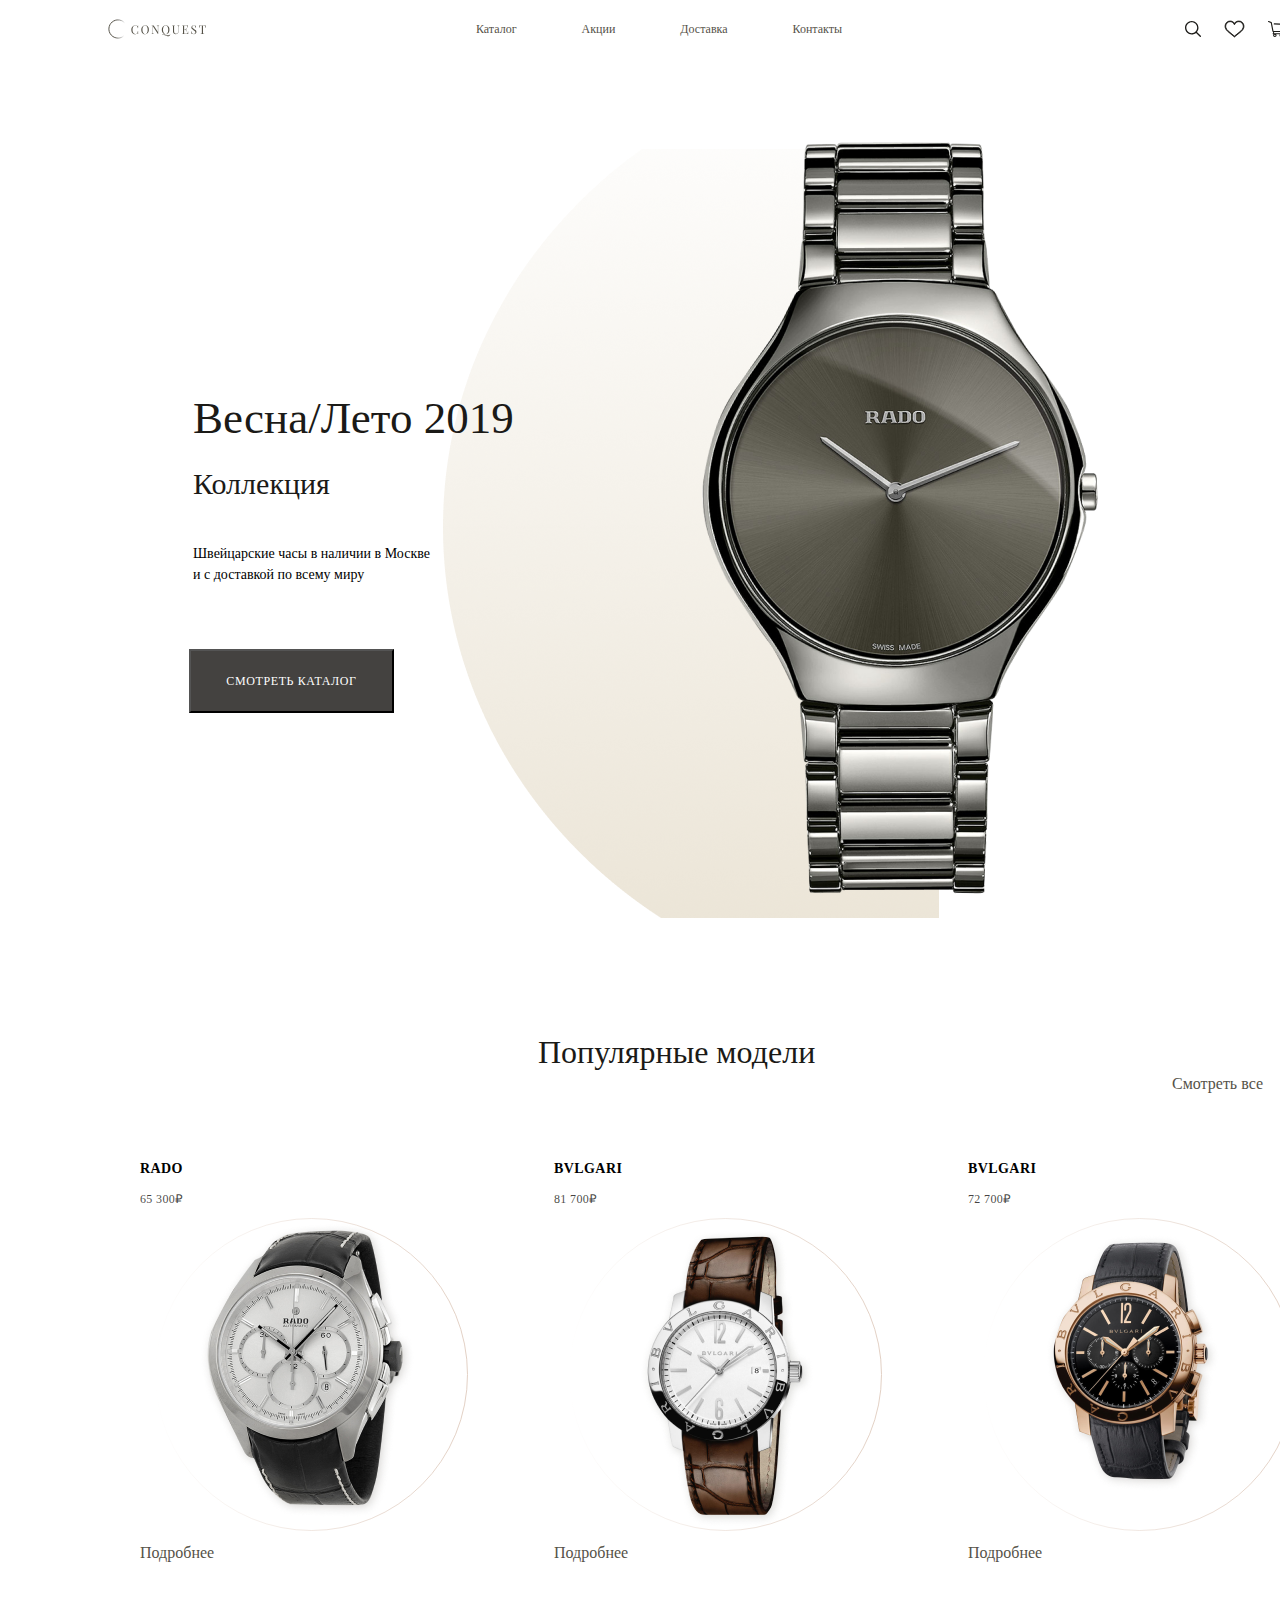
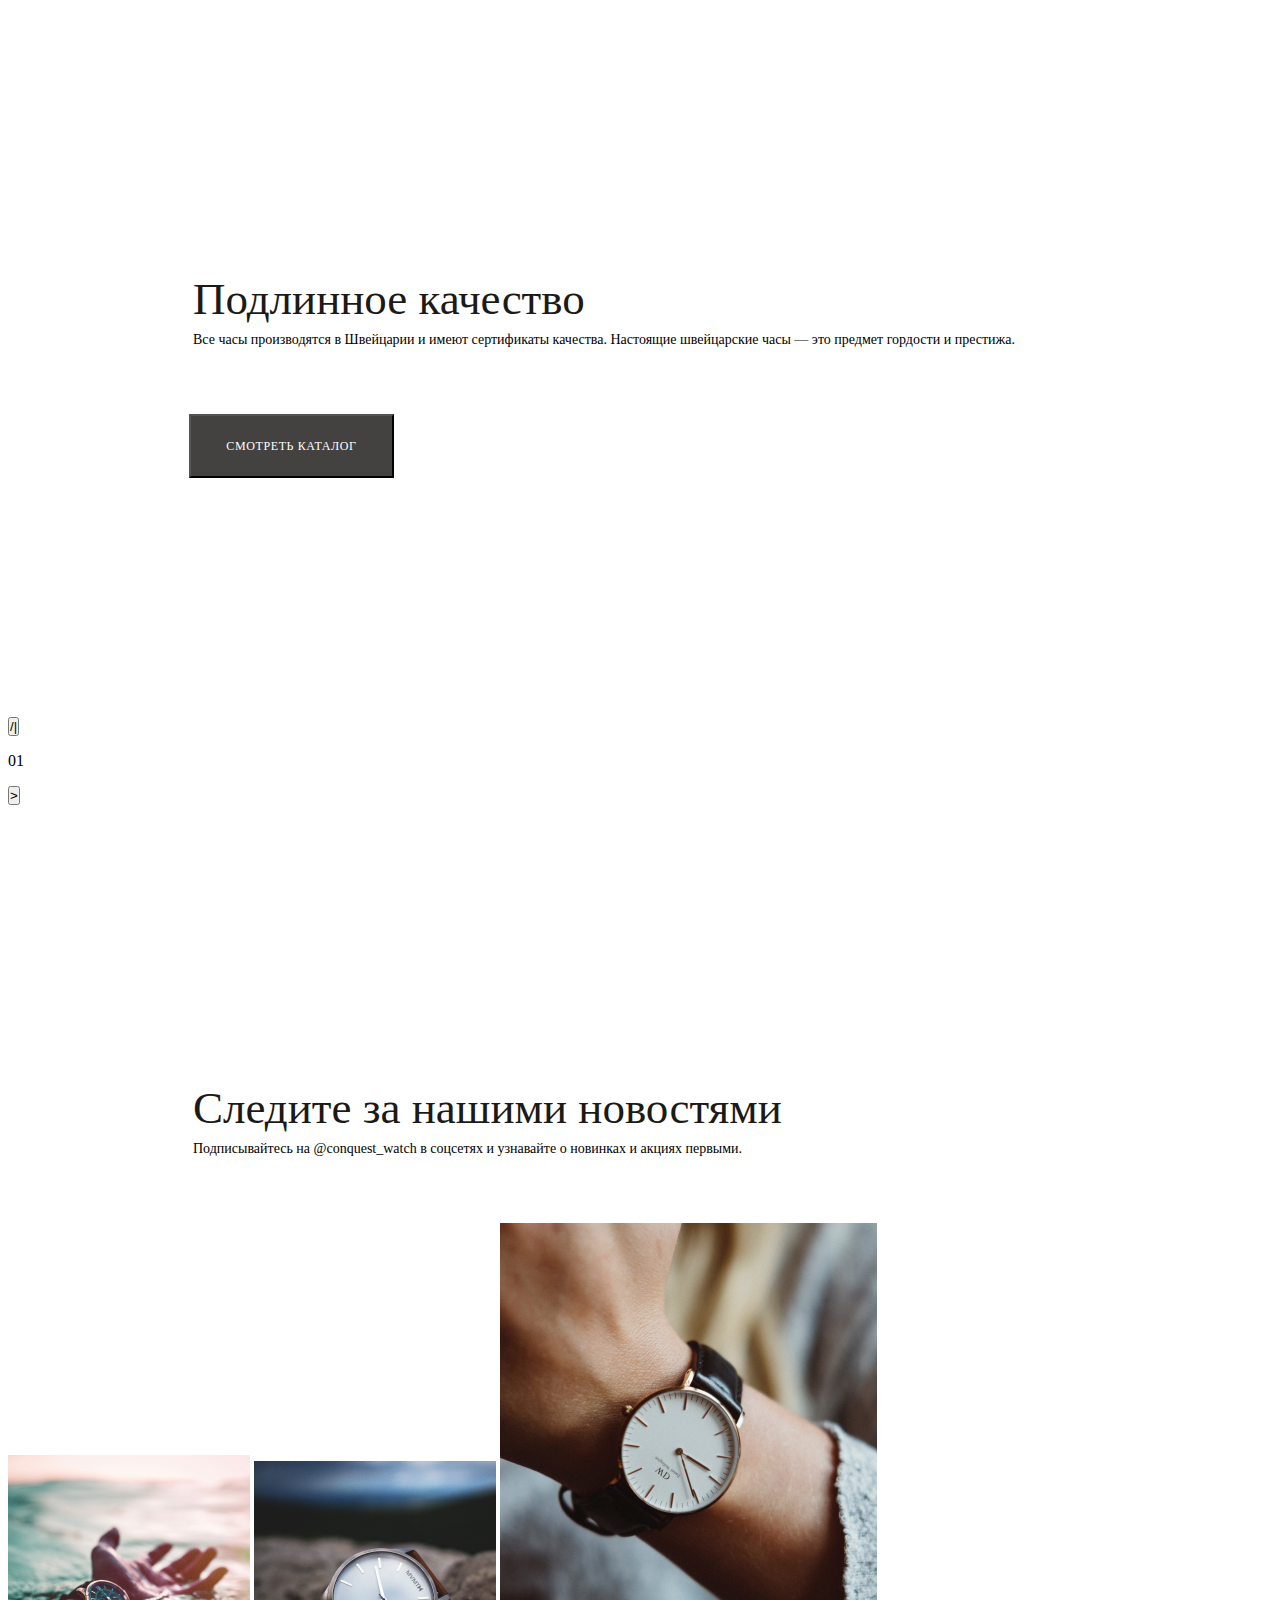
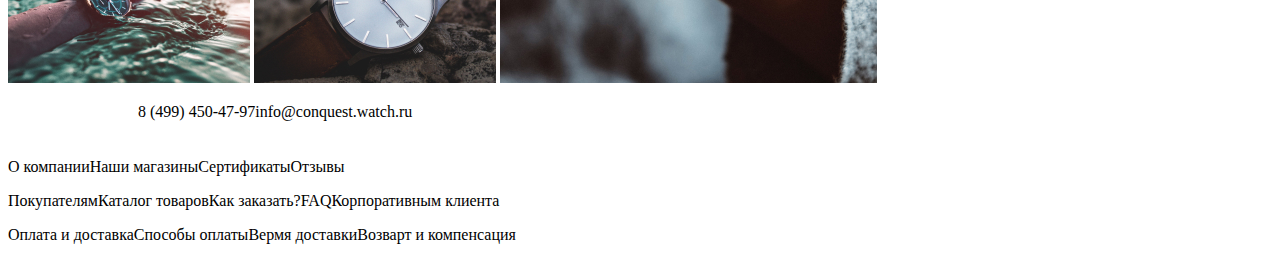
<file: index.html>
<!DOCTYPE html>
<head>
    <meta charset="UTF-8">
    <title>Document</title>
    <link rel="stylesheet" type="text/css" href="style.css">
</head>
<body>
    <header>
            <img src="logo.svg" alt="Conquest Company">
        <ul class="nav-list">
            <li class="nav-item"><a href="#">Каталог</a></li>
            <li class="nav-item"><a href="#">Акции</a></li>
            <li class="nav-item"><a href="#">Доставка</a></li>
            <li class="nav-item"><a href="#">Контакты</a></li>
        </ul>
        <ul class="list-button">
            <button><i class="search"></i></button>
            <button><i class="like"></i></button>
            <button><i class="cart"></i></button>
        </ul>
    </header>
    <main>
        <section class="first-ad">
            <div class="info">
                <h1>Весна/Лето 2019</h1>
                <h2>Коллекция</h2>
                <p>Швейцарские часы в наличии в Москве <br> и с доставкой по всему миру</p>
                <button>СМОТРЕТЬ КАТАЛОГ</button>
            </div>
            <div class="product-presentation">
                <img src="watch_main.png" alt="product">
            </div>
        </section>
        <section class="popular-models">
            <h1>Популярные модели</h1>
            <a href="" class="look-all">Смотреть все</a>
            <ul class="popelar-watch">
                <li class="card-1">
                    <p>RADO</p>
                    <p class="price">65 300₽</p>
                    <img src="watch_1.png" alt="">
                    <a href=""><span></span> Подробнее</a>
                </li>
                <li class="card-2">
                    <p>BVLGARI</p>
                    <p class="price">81 700₽</p>
                    <img src="watch_3.png" alt="">
                    <a href=""><span></span> Подробнее</a>
                </li>
                <li class="card-3">
                    <p>BVLGARI</p>
                    <p class="price">72 700₽</p>
                    <img src="watch_4.png" alt="">
                    <a href=""><span></span> Подробнее</a>
                </li>
            </ul>
        </section>
        <section class="second-ad">
            <div class="slider">
                <div>
                </div>
                <div class="info">
                    <h1>Подлинное качество</h1>
                    <p>Все часы производятся в Швейцарии и имеют сертификаты качества. Настоящие швейцарские часы — это предмет гордости и престижа.</p>
                    <button>СМОТРЕТЬ КАТАЛОГ</button>
                </div>
            </div>
            <div class="page-throttling">
                <button>/|</button>
                <p>01</p>
                <button>></button>
            </div>        
        </section>
        <section class="news">
            <div class="info">
                <h1>Следите за нашими новостями</h1>
                <p>Подписывайтесь на <span>@conquest_watch</span> в соцсетях и узнавайте о новинках и акциях первыми.</p>
            </div>
            <div class="collage">
                <img src="photo_1.jpg" alt="">
                <img src="photo_2.jpg" alt="">
                <img src="photo_3.jpg" alt="">
            </div>
        </section>
    </main>
    <footer>
        <ul>
            <li class="Footer-First-li"><img src="footer logo.svg" alt=""></li>
            <li>8 (499) 450-47-97</li>
            <li>info@conquest.watch.ru</li>
        </ul>
        <ul>
            <li class="Footer-First-li">О компании</li>
            <li>Наши магазины</li>
            <li>Сертификаты</li>
            <li>Отзывы</li>
        </ul>
        <ul>
            <li class="Footer-First-li">Покупателям</li>
            <li>Каталог товаров</li>
            <li>Как заказать?</li>
            <li>FAQ</li>
            <li>Корпоративным клиента</li>
        </ul>
        <ul>
            <li class="Footer-First-li">Оплата и доставка</li>
            <li>Способы оплаты</li>
            <li>Вермя доставки</li>
            <li>Возварт и компенсация</li>
        </ul>
    </footer>
</body>
</html>
</file>
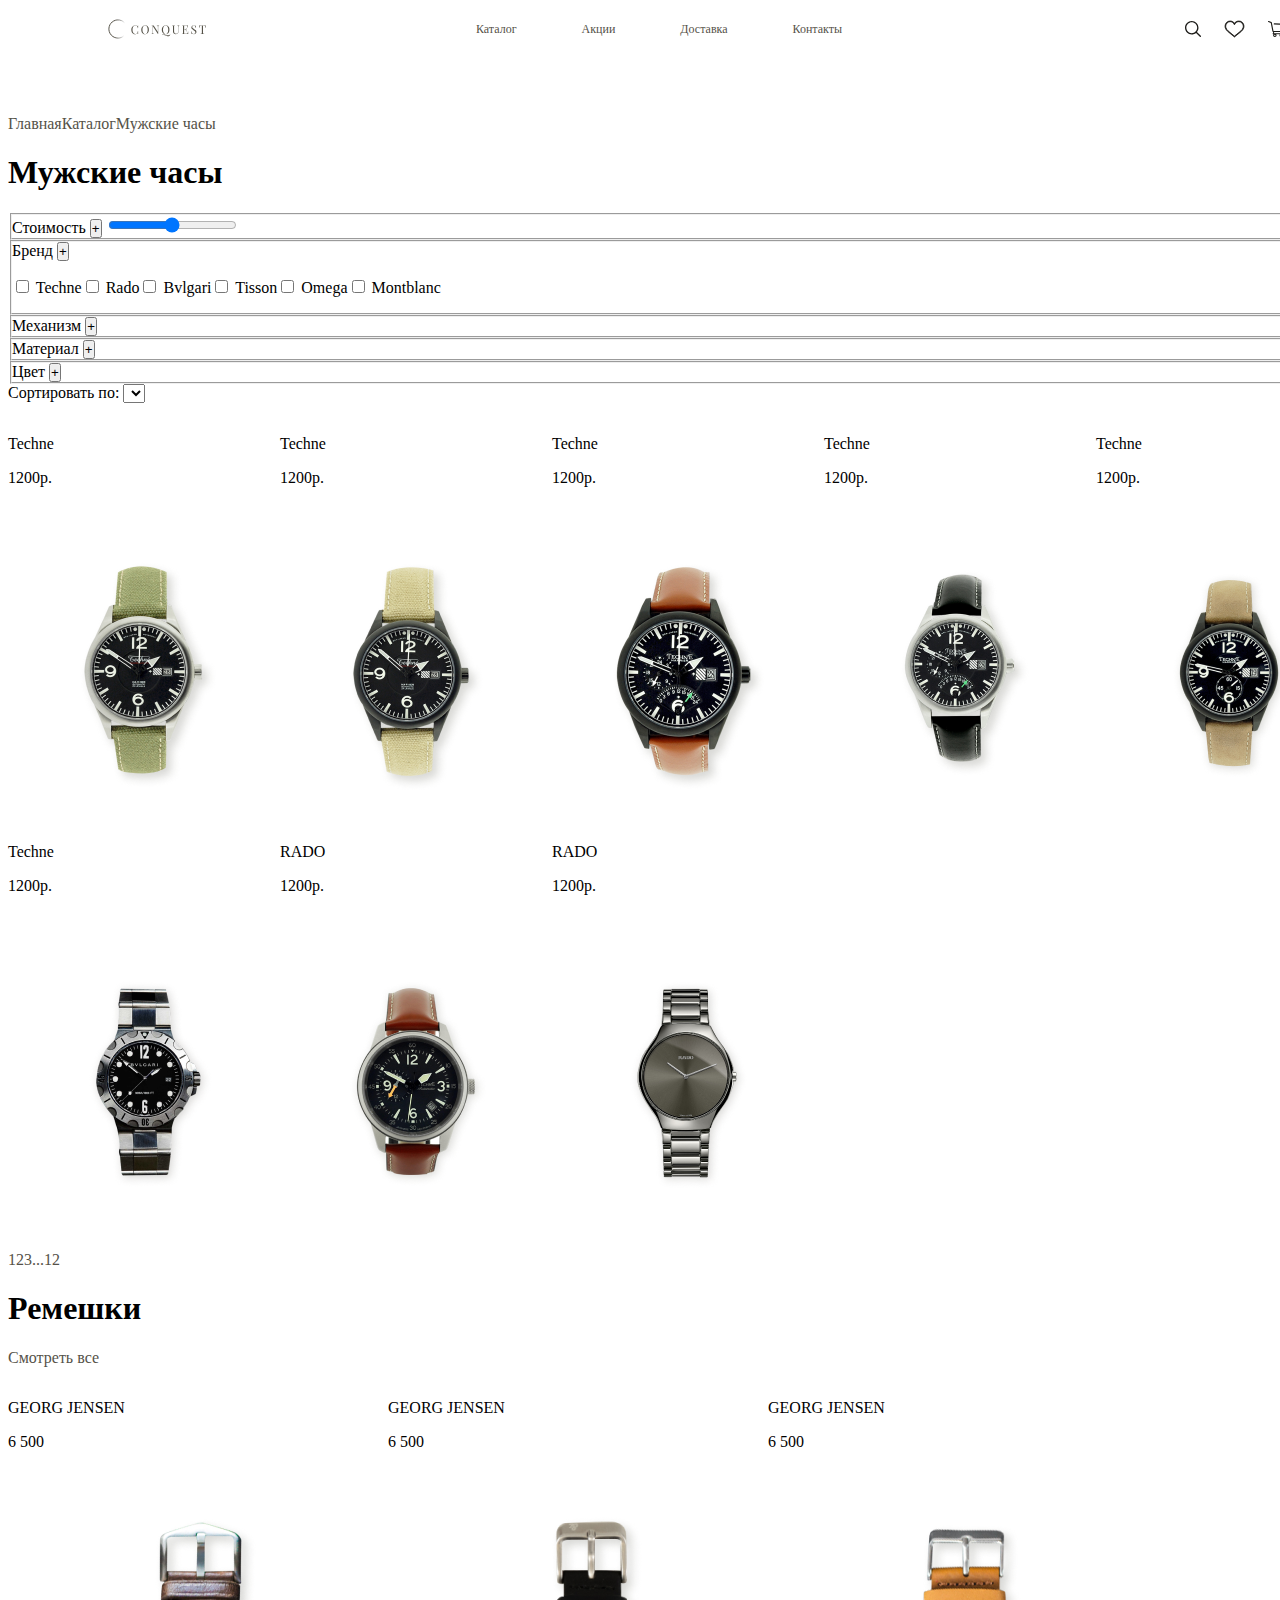
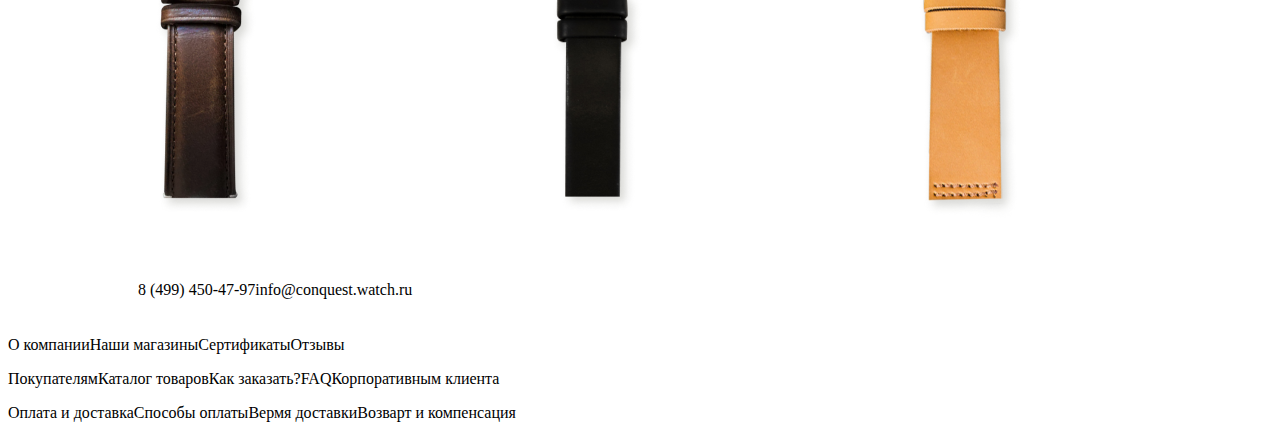
<file: page1.html>
<!DOCTYPE html>
<html lang="en">
<head>
    <meta charset="UTF-8">
    <title>Page2</title>
    <link rel="stylesheet" href="style.css">
</head>
<body>
    <header>
            <img src="logo.svg" alt="Conquest Company">
        <ul class="nav-list">
            <li><a href="#">Каталог</a></li>
            <li><a href="#">Акции</a></li>
            <li><a href="#">Доставка</a></li>
            <li><a href="#">Контакты</a></li>
        </ul>
        <ul class="list-button">
            <button><i class="search"></i></button>
            <button><i class="like"></i></button>
            <button><i class="cart"></i></button>
        </ul>
    </header>
    <main>
    <ul class="min-nav-list">
        <li><a href="">Главная</a></li>
        <li><a href="">Каталог</a></li>
        <li><a href="">Мужские часы</a></li>
    </ul>
    <h1>Мужские часы</h1>
    <section>
        <form action="">
            <div class="">
                <fieldset>
                    <label for="Price">Стоимость</label>
                    <button id="Price">+</button>
                    <input type="range" id="" name="volume" min="0" max="1000000">
                </fieldset>
            </div>    
            <div>
                <fieldset>
                    <label for="Brand">Бренд</label>
                    <button id="Brand">+</button>
                    <ul class="Checkbox">
                        <li>
                            <input id="Techne" type="checkbox">
                            <label for="Techne">Techne</label>
                        </li>
                        <li>
                            <input id="Rado" type="checkbox">
                            <label for="Rado">Rado</label>
                        </li>
                        <li>
                            <input id="Bvlgari" type="checkbox">
                            <label for="Bvlgari">Bvlgari</label>
                        </li>
                        <li>
                            <input id="Tisson" type="checkbox">
                            <label for="Tisson">Tisson</label>
                        </li>
                        <li>
                            <input id="Omega" type="checkbox">
                            <label for="Omega">Omega</label>
                        </li>
                        <li>
                            <input id="Montblanc" type="checkbox">
                            <label for="Montblanc">Montblanc</label>
                        </li>
                    </ul>
                </fieldset>
            </div>
            <div class="mechanism">
                <fieldset>
                    <label for="mechanism">Механизм</label>
                    <button id="mechanism">+</button>
                </fieldset>
            </div>
            <div class="material">
                <fieldset>
                    <label for="material">Материал</label>
                    <button id="material">+</button>
                </fieldset>
            </div>
            <div class="Color">
                <fieldset>
                    <label for="Color">Цвет</label>
                    <button id="Color">+</button>
                </fieldset>
            </div>
        </form>
    </section>
    <section>
        <form action="">
            <label for="choose">Сортировать по:</label>
            <select name="" id="choose">
                <option value=""></option>
                <option value=""></option>
                <option value=""></option>
            </select>
        </form>
        <div>
            <ul>
                <li class="popular-watch">
                    <p>Techne</p>
                    <p>1200p.</p>
                    <img src="Tetchne1.png" alt="">
                </li>
                <li class="popular-watch">
                    <p>Techne</p>
                    <p>1200p.</p>
                    <img src="Techne2.png" alt="">
                </li>
                <li class="popular-watch">
                    <p>Techne</p>
                    <p>1200p.</p>
                    <img src="Techne3.png" alt="">
                </li>
                <li class="popular-watch">
                    <p>Techne</p>
                    <p>1200p.</p>
                    <img src="Techne4.png" alt="">
                </li>
                <li class="popular-watch">
                    <p>Techne</p>
                    <p>1200p.</p>
                    <img src="watch_5.png" alt="">
                </li>
                <li>

                </li>
                <li class="popular-watch">
                    <p>Techne</p>
                    <p>1200p.</p>
                    <img src="watch_9.png" alt="">
                </li>
                <li class="">
                    <p>RADO</p>
                    <p>1200p.</p>
                    <img src="watches_10.png" alt="">
                </li>
                <li class="popular-watch">
                    <p>RADO</p>
                    <p>1200p.</p>
                    <img src="watch_11.png" alt="">
                </li>
            </ul>
            <ul>
                <li>
                    <a href="">1</a>
                </li>
                <li>
                    <a href="">2</a>
                </li>
                <li>
                    <a href="">3</a>
                </li>
                <li>
                    <a href="">...</a>
                </li>
                <li>
                    <a href="">12</a>
                </li>
            </ul>
        </div>
    </section>
    <section>
        <h1>Ремешки</h1>
        <a href="">Смотреть все</a>
        <div>
            <ul>
                <li class="Straps">
                    <p>GEORG JENSEN</p>
                    <p>6 500</p>
                    <img src="band_1.png" alt="">
                </li>
                <li class="Straps">
                    <p>GEORG JENSEN</p>
                    <p>6 500</p>
                    <img src="band_2.png" alt="">
                </li>
                <li class="Straps">
                    <p>GEORG JENSEN</p>
                    <p>6 500</p>
                    <img src="band_3.png" alt="">
                </li>
            </ul>
        </div>
    </section>
    </main>
    <footer>
        <ul>
            <li class="Footer-First-li"><img src="footer logo.svg" alt=""></li>
            <li>8 (499) 450-47-97</li>
            <li>info@conquest.watch.ru</li>
        </ul>
        <ul>
            <li class="Footer-First-li">О компании</li>
            <li>Наши магазины</li>
            <li>Сертификаты</li>
            <li>Отзывы</li>
        </ul>
        <ul>
            <li class="Footer-First-li">Покупателям</li>
            <li>Каталог товаров</li>
            <li>Как заказать?</li>
            <li>FAQ</li>
            <li>Корпоративным клиента</li>
        </ul>
        <ul>
            <li class="Footer-First-li">Оплата и доставка</li>
            <li>Способы оплаты</li>
            <li>Вермя доставки</li>
            <li>Возварт и компенсация</li>
        </ul>
    </footer>
</body>
</html>
</file>
<file: style.css>
*{
  box-sizing: border-box;
  text-decoration: none;
  padding: 0;
}

a {
  color: #555248;
}

body {
  width: 1366px;
}
header {
  display: flex;
  align-items: center;
  font-size: 12px;
  margin-bottom: 65px;
}

.nav-list {
  display: flex;
  margin-left: 267px;
  margin-right: 278px;
}

.nav-list li {
  margin-right: 65px;
}

.nav-list a:hover {
  color: #A69876;
  cursor: pointer;
}

li {
  list-style-type: none ;
}

header img {
  margin-left: 97px;
}


.search {
  display: flex;
  background-image: url(Search.svg);
  width: 16px;
  height: 16px;
}

.like {
  display: flex;
  background-image: url(Like.svg);
  width: 21px;
  height: 18px;
  margin: 0 23px;
}

.cart {
  display: flex;
  background-image: url(Cart.svg);
  width: 18px;
  height: 16px;
}

.list-button button {
  background-color: white;
  border: none;
}
.first-ad {
  display: flex;
  background-image:url(Ellipse.png) ;
  background-repeat: no-repeat;
  background-position: center;

}

.info h1 {
  margin: 273px 134px 0 185px;

  font-style: normal;
  font-weight: 400;
  font-size: 45px;
  line-height: 60px;

  color: #1B1A17;
}

.info h2 {
  margin: 16px 0 39px 185px ;

  font-family: 'Playfair Display';
  font-style: normal;
  font-weight: 400;
  font-size: 30px;
  line-height: 40px;

  color: #1B1A17;
}

.info p {
  margin: 0 0 64px 185px;

  font-family: 'Roboto';
  font-style: normal;
  font-weight: 300;
  font-size: 14px;
  line-height: 21px;
}

.info button {
  margin: 0 0 239px 181px;
  width: 205px;
  height: 64px;
  left: 181px;
  top: 553px;

  background: #444240;
  
  font-family: 'Roboto';
  font-style: normal;
  font-weight: 500;
  font-size: 12px;
  line-height: 14px;
  letter-spacing: 0.05em;
  text-transform: uppercase;
  color: white;
}

.product-presentation img {
  display: flexbox;
}

.popular-models h1 {
  margin: 79px 530px 0 530px;

  font-family: 'Playfair Display';
  font-style: normal;
  font-weight: 400;
  font-size: 32px;
  line-height: 43px;

  color: #1B1A17;
}

.look-all {
  margin: 115px 98px 0 1164px;
}

ul {
  display: flex;
  flex-wrap: wrap;
}

.card-1 {
  width: 370px;
  margin: 34px;
}

.card-2 {
  width: 370px;
  margin: 34px;
}

.card-3 {
  width: 370px;
  margin: 34px;
}

.popular-models .price{
  font-family: 'Prata';
font-style: normal;
font-weight: 400;
font-size: 12px;
line-height: 16px;

color: rgba(27, 26, 23, 0.82);
}

.popular-models ul {
  margin-left: 98px;
}

.popular-models .card-2 {
  margin: 34px 10px 0 10px;
}

.look-all {
  font-family: 'Roboto';
  font-style: normal;
  font-weight: 500;
  font-size: 16px;
  line-height: 19px;
}

.popular-models li p{
  margin-bottom: 0;

  font-family: 'Playfair Display';
  font-style: normal;
  font-weight: 700;
  font-size: 14px;
  line-height: 24px;
  letter-spacing: 0.03em;
}

.price {
  margin-top: 10px;

  font-family: 'Prata';
  font-style: normal;
  font-weight: 400;
  font-size: 12px;
  line-height: 16px;

  color: rgba(27, 26, 23, 0.82);
}

.popular-models li{
  background-image:url(Ellipse.svg) ;
  background-position-y: 75px;
  background-position-x: 15px;
  background-repeat: no-repeat;
}
</file>
